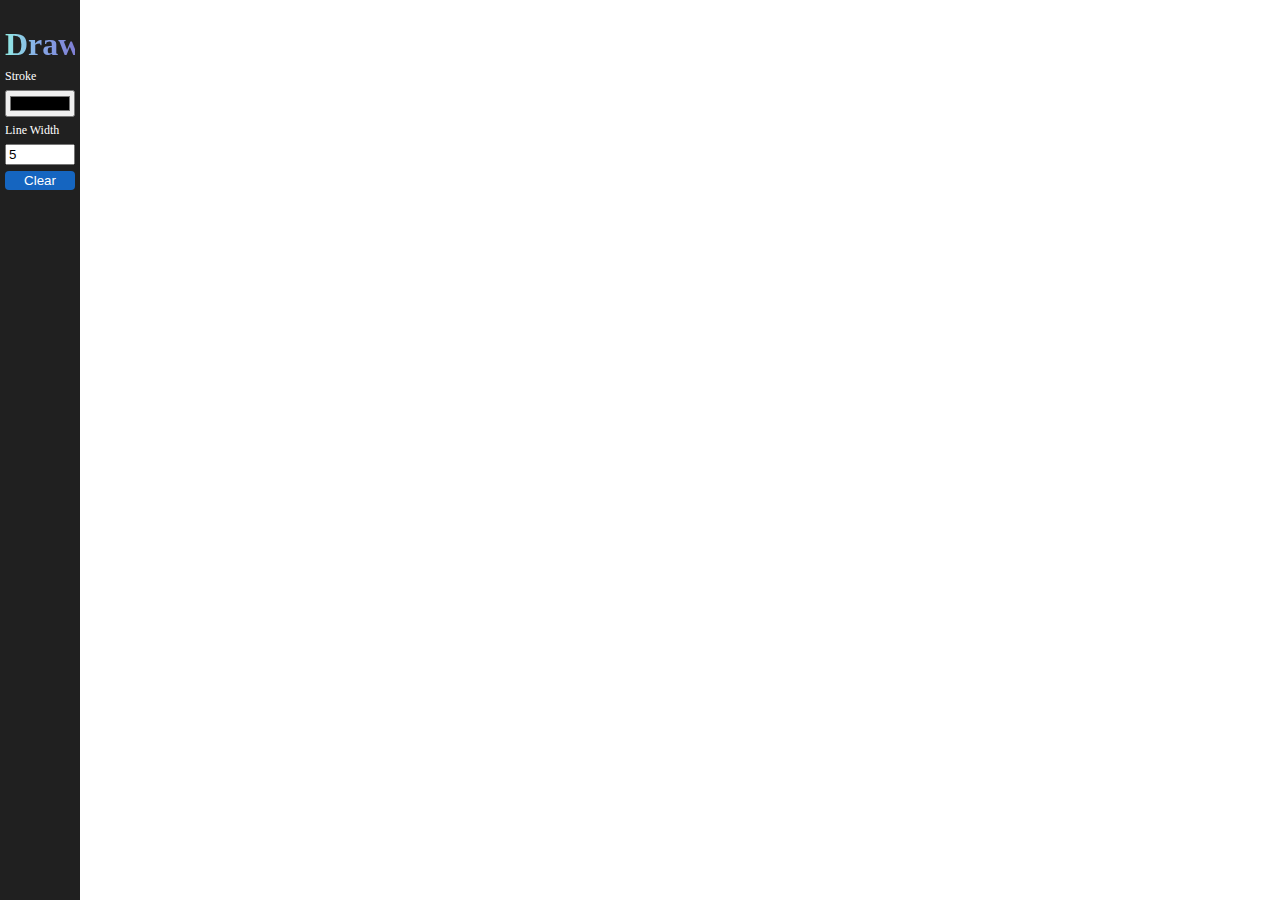
<file: projects/drawing-game/index.html>
<html lang="en">
<head>
    <meta charset="UTF-8">
    <meta http-equiv="X-UA-Compatible" content="IE=edge">
    <meta name="viewport" content="width=device-width, initial-scale=1.0">
    <link rel="stylesheet" href="style.css">
    <title>Drawing app</title>
</head>
<body>
    <section class="container">
        <div id="toolbar">
            <h1>Draw.</h1>
            <label for="stroke">Stroke</label>
            <input id="stroke" name='stroke' type="color">
            <label for="lineWidth">Line Width</label>
            <input id="lineWidth" name='lineWidth' type="number" value="5">
            <button id="clear">Clear</button>
        </div>
        <div class="drawing-board">
            <canvas id="drawing-board"></canvas>
        </div>
    </section>
    <script src="./script.js"></script>
</body>
</html>
</file>
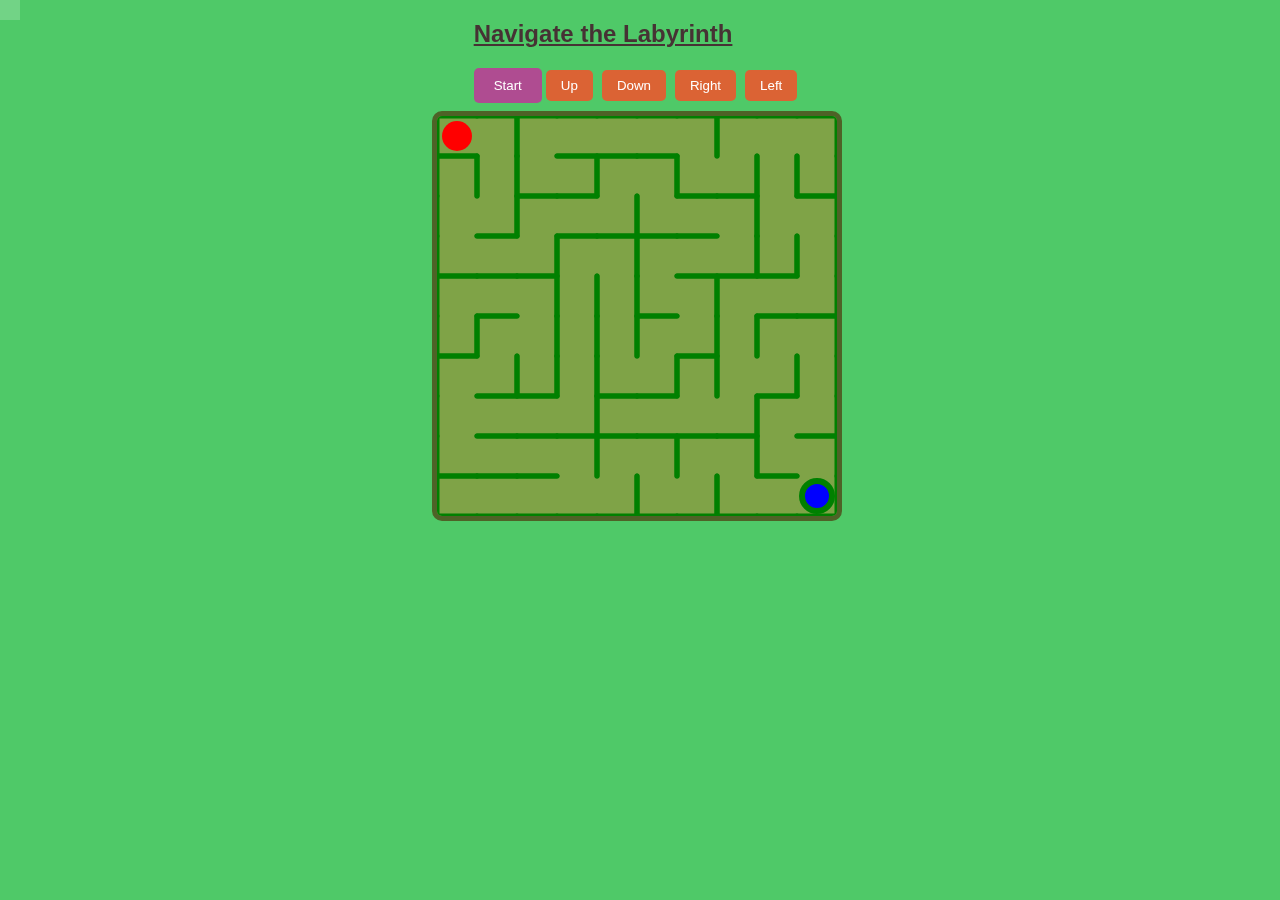
<file: projects/game-moving/index.html>
<!DOCTYPE html> 
<html lang="en"> 

<head> 
	<meta charset="UTF-8"> 
	<meta name="viewport" content= 
"width=device-width, initial-scale=1.0"> 
	<link rel="stylesheet" href="style.css"> 
	<title>Maze Game</title> 
</head> 

<body> 

	<div class="menubar"> 
		<h2
			style="color:rgb(70, 50, 52); 
			font-family: 'Lucida Sans', 
						'Lucida Sans Regular', 
						'Lucida Grande', 
						'Lucida Sans Unicode', 
						Geneva, Verdana, sans-serif;"> 
			<u>Navigate the Labyrinth</u> 
		</h2> 
		<button class="startbtn">Start</button> 
		<button id="btnUp">Up</button> 
		<button id="btnDown">Down</button> 
		<button id="btnRight">Right</button> 
		<button id="btnLeft">Left</button> 
	</div> 
	<ul class="background"> 
		<li></li> 
		<li></li> 
		<li></li> 
		<li></li> 
		<li></li> 
		<li></li> 
		<li></li> 
		<li></li> 
		<li></li> 
		<li></li> 
	</ul> 
	<div class="content"> 
		<div class="msgbox"></div> 
		<canvas id="mazeCanvas"
				height="400px" width="400px"> 
		</canvas> 
	</div> 
	<script src="script2.js"></script> 
</body> 

</html>
</file>
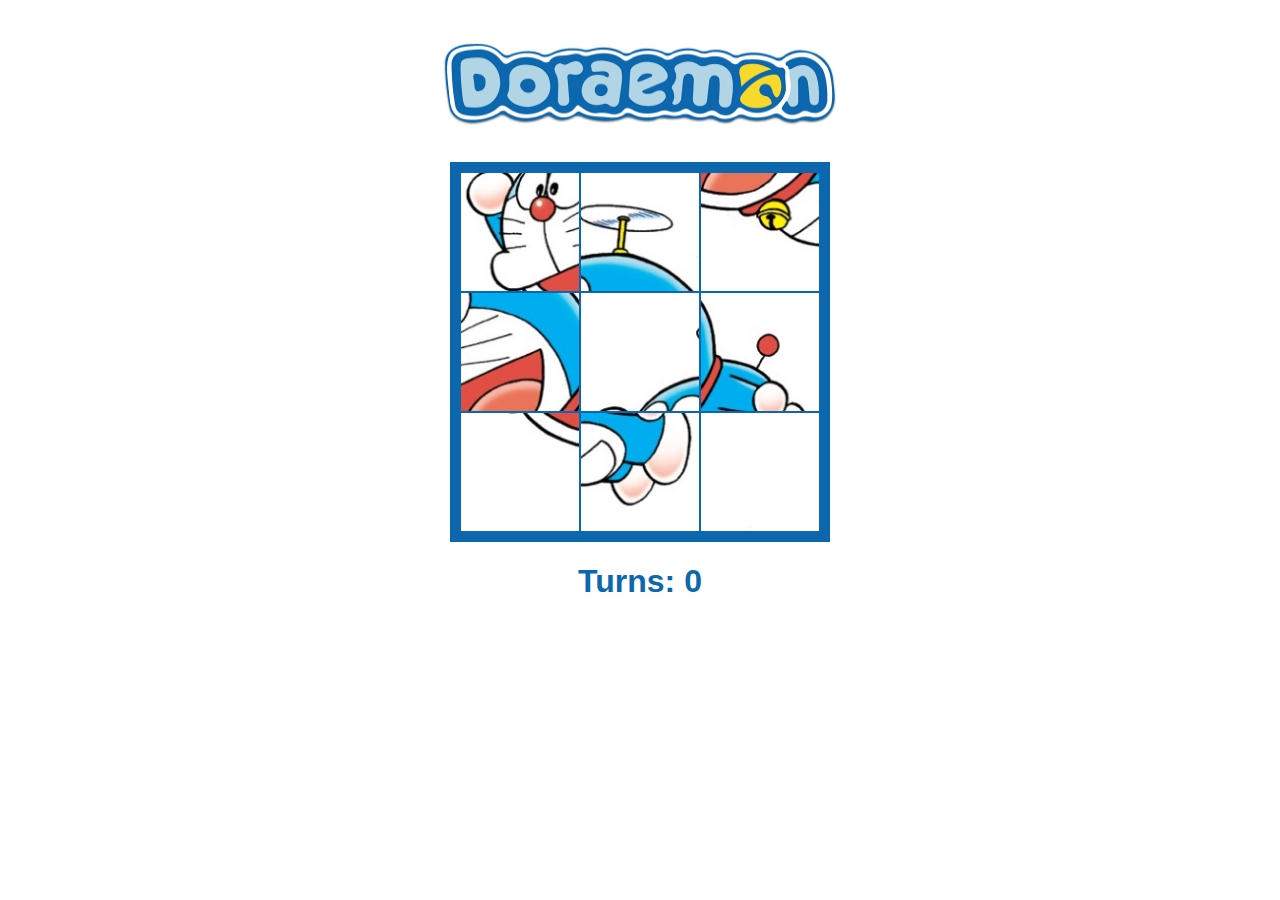
<file: projects/match-doraemon/index.html>
<!DOCTYPE html>
<html>
    <head>
        <meta charset="UTF-8">
        <meta name="viewport" content="width=device-width, initial-scale=1.0">
        <title>Slide Puzzle</title>
        <link rel="stylesheet" href="puzzle.css">
        <script src="puzzle.js"></script>
    </head>

    <body>
        <img id="title" src="./logo.png">
        <div id="board">
        </div>
        <h1>Turns: <span id="turns">0</span></h1>
    </body>
</html>
</file>
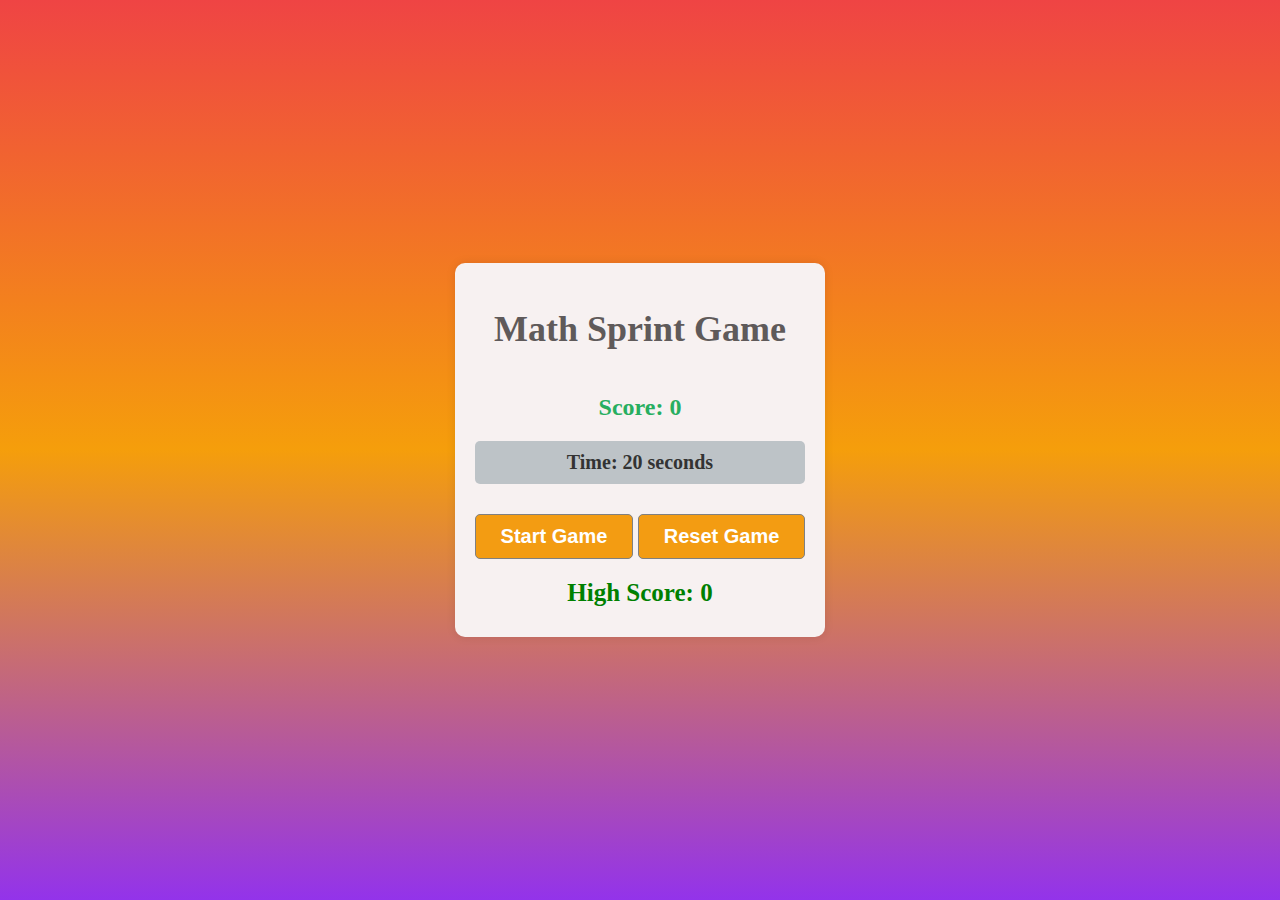
<file: projects/math-test/index.html>
<!DOCTYPE html>
<html lang="en">

<head>
    <meta charset="UTF-8">
    <meta name="viewport" content=
"width=device-width, initial-scale=1.0">
    <title>
        Math Sprint Game
    </title>
    <link rel="stylesheet" href="style.css">
</head>

<body>
    <div class="container">
        <h1>
            Math Sprint Game
        </h1>
        <p id="problem"></p>
        <div class="options" id="options"></div>
        <p id="result"></p>
        <p class="score">
            Score: 
            <span id="currentScore">0</span>
        </p>
        <p id="timer">
            Time: 
            <span id="time">20</span> 
            seconds
        </p>
        <button onclick="startGame()">
            Start Game
        </button>
        <button onclick="resetGame()">
            Reset Game
        </button>
        <p id="highScore">
            High Score: 
            <span id="highScoreValue">0</span>
        </p>
    </div>

    <script src="math.js"></script>
</body>

</html>
</file>
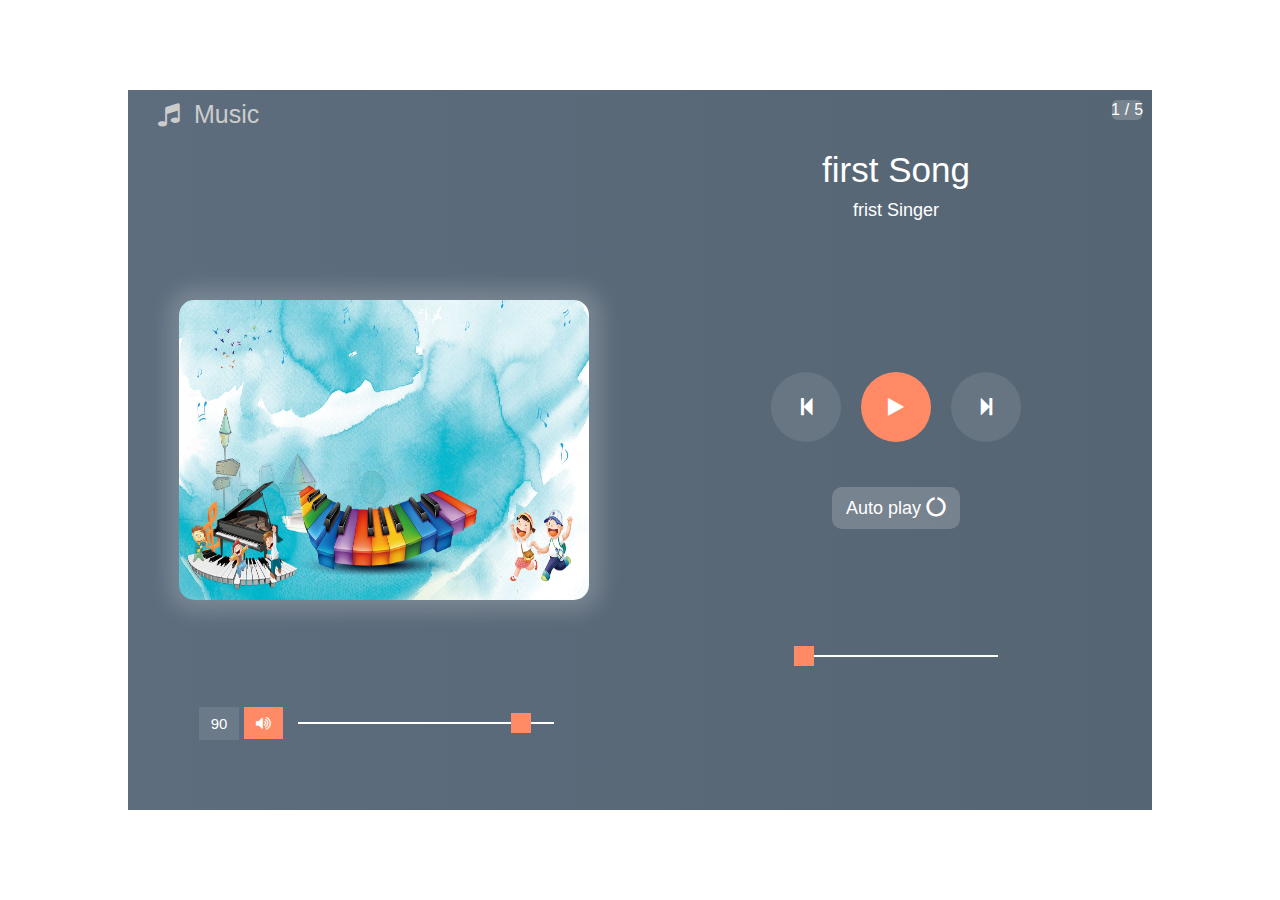
<file: projects/music/index.html>
<!DOCTYPE html>
<html>
<head>
	<title>music player</title>
    <meta name="viewport" content="width=device-width, initial-scale=1.0">
	<link rel="stylesheet" href="https://cdnjs.cloudflare.com/ajax/libs/font-awesome/4.7.0/css/font-awesome.min.css">
    <link rel="stylesheet" type="text/css" href="style.css">
    
</head>

<body>

  <div class="main">
  	<p id="logo"><i class="fa fa-music" aria-hidden="true"></i>Music</p>


    <!-- left part--- -->
    <div class="left">
        <img id="track_image">
        <div class="volume">
            <p id="volume_show"> 90 </p>
            <i class="fa fa-volume-up" aria-hidden="true" onclick="mute_sound()" id="volume_icon"></i>
            <input type="range" min="0" max="100" value="90" onchange="volume_change()" id="volume">  
        </div>
    </div>
    


    
 
     <!--- right part --->
  	 <div class="right">
        <div class="show_song_no">
            <p id="present">1</p>
            <p>/</p>
            <p id="total">5</p>
        </div>
           <p id="title">title.mp3</p>
           <p id="artist">Artist name</p>
       

            <!--- middle part --->
  	 	   <div class="middle">
  	       <button onclick="previous_song()" id="pre"><i class="fa fa-step-backward" aria-hidden="true"></i></button>
      	   <button onclick="justplay()" id="play"><i class="fa fa-play" aria-hidden="true"></i></button>
  	       <button onclick="next_song()" id="next"><i class="fa fa-step-forward" aria-hidden="true"></i></button>
  	   </div>

       <!--- song duration part --->
        <div class="duration">
           <input type="range" min="0" max="100" value="0" id="duration_slider" onchange="change_duration()">
        </div>   
        <button id="auto" onclick="autoplay_switch()">Auto play<i class="fa fa-circle-o-notch" aria-hidden="true"></i></button>
        
  	</div>


  </div>
   
  <!--- Add javascript file --->
  <script src="script.js"></script>

</body>
</html>
</file>
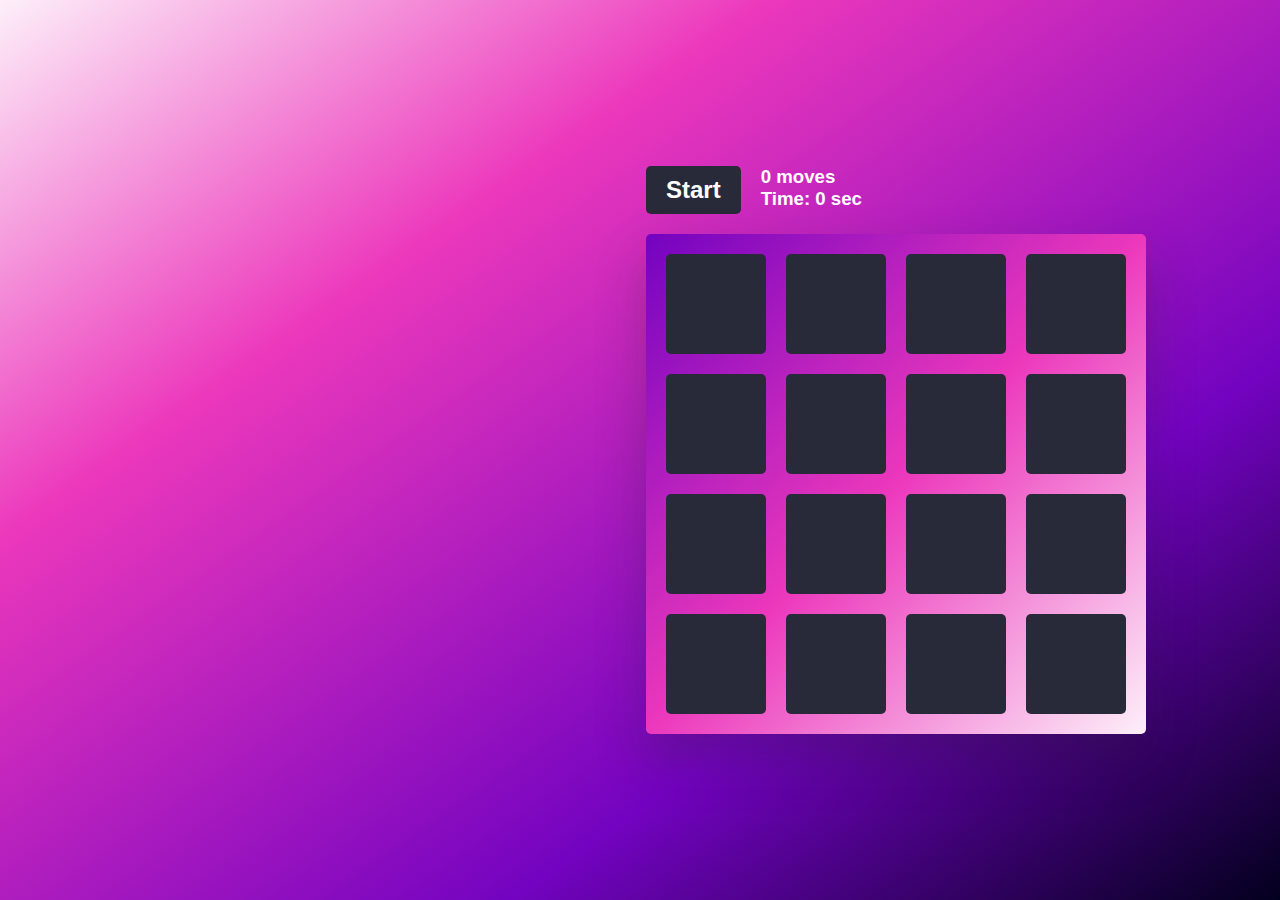
<file: projects/matching-game/fruit/index.html>
<!DOCTYPE html>
<html lang="en">
<head>
    <meta charset="UTF-8">
    <meta http-equiv="X-UA-Compatible" content="IE=edge">
    <meta name="viewport" content="width=device-width, initial-scale=1.0">
    <title>Memory Game with JavaScript</title>
    <link rel="stylesheet" href="style.css">
    <script src="script.js" defer></script>
</head>
<body>
    <div class="game">
        <div class="controls">
            <button>Start</button>
            <div class="stats">
                <div class="moves">0 moves</div>
                <div class="timer">Time: 0 sec</div>
            </div>
        </div>
        <div class="board-container">
            <div class="board" data-dimension="4"></div>
            <div class="win">You won!</div>
        </div>
    </div>
</body>
</html>
</file>
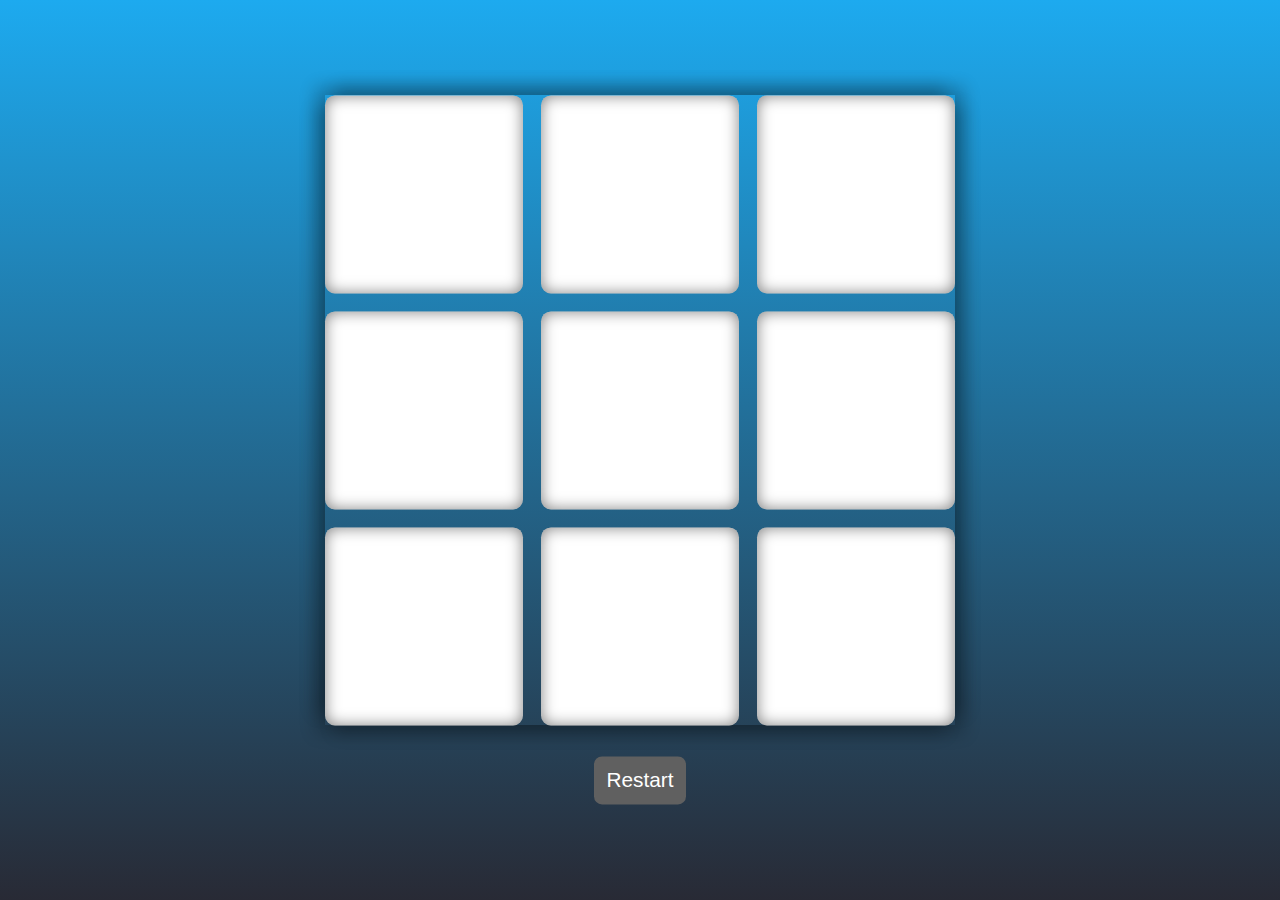
<file: projects/matching-game/tic-tac/index.html>
<!DOCTYPE html>
<html lang="en">
<head>
    <meta charset="UTF-8">
    <title>Tic Tac Toe</title>
    <link rel="stylesheet" href="style.css">
</head>
<body>
   <div class="wrapper">
       <div class="container">
           <button class="button-option"></button>
           <button class="button-option"></button>
           <button class="button-option"></button>
           <button class="button-option"></button>
           <button class="button-option"></button>
           <button class="button-option"></button>
           <button class="button-option"></button>
           <button class="button-option"></button>
           <button class="button-option"></button>
       </div>
       <button id="restart">Restart</button>
   </div>
 
   <div class="popup hide">
       <p id="message">Sample Message</p>
       <button id="new-game">New Game</button>
   </div>
    <script src="script.js"></script>
</body>
</html>
</file>
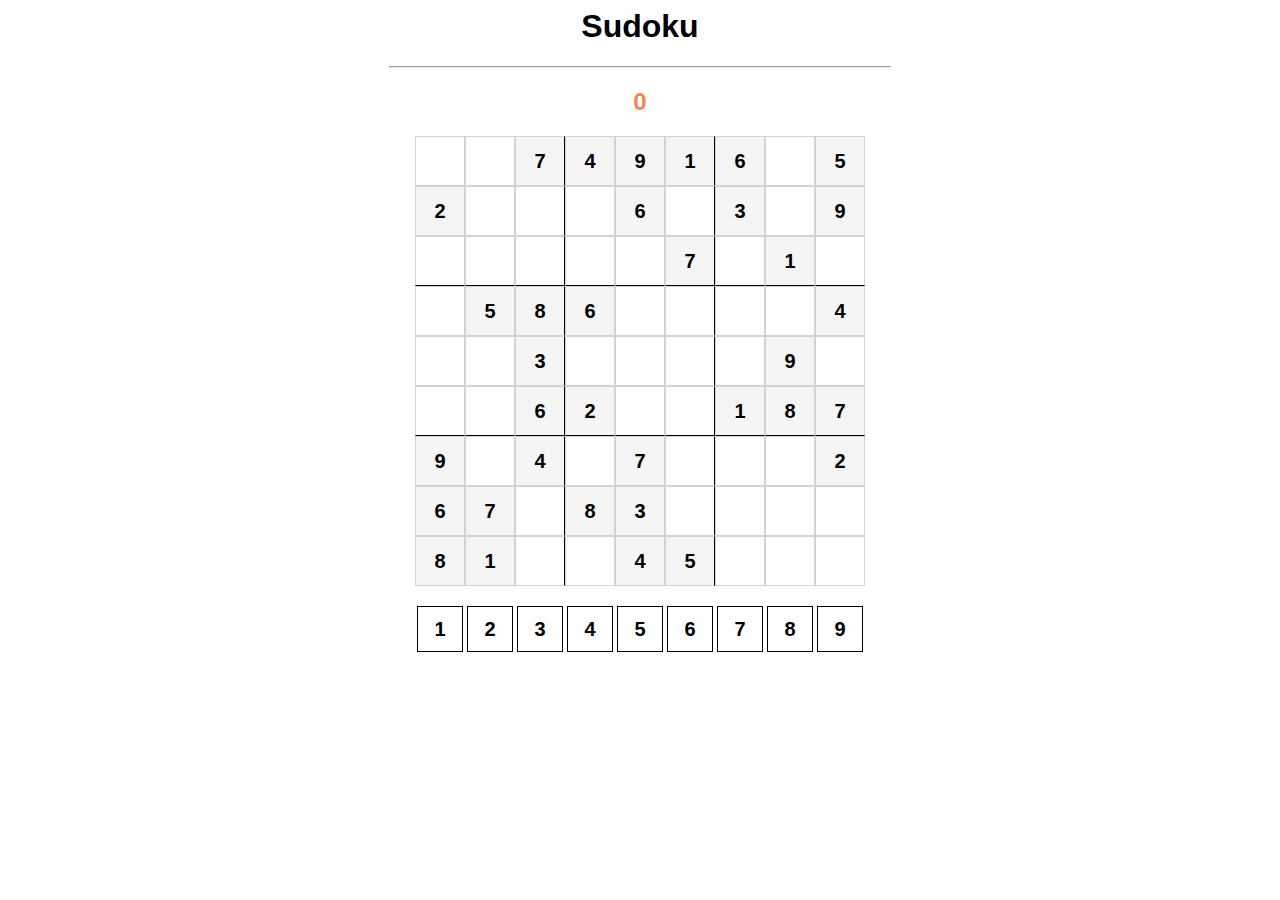
<file: projects/match-doraemon/sudoku index.html>
<html>
    <head>
        <meta charset="UTF-8">
        <meta name="viewport" content="width=device-width initial-scale=1.0 user-scalable=no">
        <title>Sudoku</title>

        <link rel="stylesheet" href="sudoku.css">
        <script src="sudoku.js"></script>
    </head>

    <body>
        <h1>Sudoku</h1>
        <hr>
        <h2 id="errors">0</h2>

        <!-- 9x9 board -->
        <div id="board"></div>
        <br>
        <div id="digits">
        </div>

    </body>


</html>
</file>
<file: projects/drawing-game/style.css>
body {
    margin: 0;
    padding: 0;
    height: 100%;
    overflow: hidden;
    color: white;
}

h1 {
    background: #7F7FD5;
    background: -webkit-linear-gradient(to right, #91EAE4, #86A8E7, #7F7FD5);
    background: linear-gradient(to right, #91EAE4, #86A8E7, #7F7FD5);
    background-clip: text;
    -webkit-background-clip: text;
    -webkit-text-fill-color: transparent;
}

.container {
    height: 100%;
    display: flex;
}

#toolbar {
    display: flex;
    flex-direction: column;
    padding: 5px;
    width: 70px;
    background-color: #202020;
}

#toolbar * {
    margin-bottom: 6px;
}

#toolbar label {
    font-size: 12px;
}

#toolbar input {
    width: 100%;
}

#toolbar button {
    background-color: #1565c0;
    border: none;
    border-radius: 4px;
    color:white;
    padding: 2px;
}
</file>
<file: projects/match-doraemon/puzzle.css>
body {
    font-family: Arial, Helvetica, sans-serif;
    text-align: center;
    color: #0c67ae;
}

#title {
    height: 150px;
    width: 400px;
}

#board {
    width: 360px;
    height: 360px;
    background-color: lightblue;
    border: 10px solid #0c67ae;

    margin: 0 auto;
    display: flex;
    flex-wrap: wrap;
}

#board img {
    width: 118px;
    height: 118px;
    border: 1px solid #0c67ae;
}
</file>
<file: projects/math-test/style.css>
body {
    font-family: 'Arial', sans-serif;
    display: flex;
    align-items: center;
    justify-content: center;
    height: 100vh;
    margin: 0;
    background: 
    linear-gradient(to bottom, #ef4444, #f59e0b, #9333ea);
    color: #333;
}

.container {
    text-align: center;
    background-color: rgb(247, 241, 241);
    padding: 20px;
    border-radius: 10px;
    box-shadow: 0 0 10px rgba(0, 0, 0, 0.1);
}

h1 {
    font-size: 36px;
    color: rgb(95, 90, 90);
    font-family: 'Times New Roman', Times, serif;
}

p {
    font-size: 30px;
    margin: 10px 0;
    font-weight: bold;
    font-family: 'Times New Roman', Times, serif;
}

.options {
    display: flex;
    justify-content: center;
    margin-top: 10px;
    font-family: 'Times New Roman', Times, serif;
}

.option {
    margin: 0 10px;
    padding: 10px 20px;
    cursor: pointer;
    background-color: rgb(241, 241, 18);
    color: black;
    border: 1px solid gray;
    border-radius: 5px;
    font-size: 20px;
    transition: background-color 0.3s ease;
}

.option:hover {
    background-color: rgb(248, 248, 42);
}

button {
    margin-top: 20px;
    padding: 10px 25px;
    cursor: pointer;
    background-color: #f39c12;
    color: #fff;
    border: 1px solid gray;
    border-radius: 5px;
    font-weight: bold;
    font-size: 20px;
    transition: background-color 0.3s ease;
}

button:hover {
    background-color: #d35400;
}

.score {
    margin-top: 20px;
    font-weight: bold;
    font-family: 'Times New Roman', Times, serif;
    font-size: 24px;
    color: #27ae60;
}

#timer {
    margin-top: 20px;
    font-size: 20px;
    color: #333;
    background-color: #bdc3c7;
    padding: 10px 5px;
    border-radius: 5px;
    font-weight: bold;
    font-family: 'Times New Roman', Times, serif;
}

#highScore {
    margin-top: 20px;
    font-size: 25px;
    font-weight: bold;
    font-family: 'Times New Roman', Times, serif;
    color: green;
}

#result {
    margin-top: 20px;
    font-size: 24px;
    font-family: 'Times New Roman', Times, serif;
    color: red;

}

.incorrect {
    color: red;
}

.correct {
    color: green;
}

/* Responsive Styles */
@media only screen and (max-width: 600px) {
    .container {
        width: 90%;
    }

    h1 {
        font-size: 28px;
    }

    p {
        font-size: 24px;
    }

    .option {
        font-size: 18px;
        padding: 5px 12px;
    }

    button {
        font-size: 18px;
        padding: 8px 20px;
    }

    .score {
        font-size: 20px;
    }

    #timer {
        font-size: 18px;
    }

    #highScore {
        font-size: 20px;
    }

    #result {
        font-size: 20px;
    }
}
</file>
<file: projects/music/style.css>
*{
	margin: 0;
	padding: 0;
	font-family: Arial, Helvetica, sans-serif;
}
body{
	height: 100vh;
    width: 100%;
	display: flex;
	place-items: center;
	justify-content: center;
}    
.main{
	position: relative;
	height: 80%;
	width: 80%;
	display: flex;
	align-items: center;
	justify-content: center;
	background: linear-gradient(to right, #5D6D7E,#566573)
}
.main button{
	padding: 10px 12px;
	margin: 0 10px;
}
.main  #logo{
	position: absolute;
	top: 10px;
	left: 30px;
	font-size: 25px;
	color: #ccc;
}
.main #logo i{
	margin-right: 15px;
}

/* left & right part */
.right , .left{
    position: relative;
    height: 100%;
	width: 50%;
	display: flex;
	align-items: center;
	justify-content: center;
	flex-direction: column;
}

/* song image */
.left img{
	height: 300px;
	width: 80%;
	border-radius: 15px;
	box-shadow: 1px 0px 20px 12px rgba(240,240,240,0.2);

	
}

/* both range slider part */
input[type="range"] {
	-webkit-appearance: none;
	width: 50%;
	outline: none;
	height: 2px;
	margin: 0 15px;
	
}
input[type="range"]::-webkit-slider-thumb{
	-webkit-appearance: none;
	height: 20px;
	width: 20px;
	background: #FF8A65;
	cursor: pointer;
}    
	
.right input[type="range"]{
	width: 40%;
}


.left .volume{
    position: absolute;
    bottom: 10%;
	Left: 0;
	width: 100%;
	height: 30px;
	display: flex;
	align-items: center;
	justify-content: center;
	color: #fff;
}
.left .volume p{
	font-size: 15px;
}
.left .volume i{
	cursor: pointer;
	padding: 8px 12px;
	background: #FF8A65
}
.left .volume i:hover{
	background: rgba(245,245,245,0.1);
}
.volume #volume_show{
	padding: 8px 12px;
	margin: 0 5px 0 0;
	background: rgba(245,245,245,0.1);
}

 .right .middle{
 	width: 100%;
    display: flex;
	align-items: center;
	justify-content: center;
}
.right .middle button{
	border: none;
	height: 70px;
	width: 70px;
	border-radius: 50%;	
    display: flex;
	align-items: center;
	justify-content: center;
	cursor: pointer;
	outline: none;
	transition: 0.5s;
	background: rgba(245, 245, 245, 0.1);
}
.right #title{
    position: absolute;
    top: 60px;
    left: 50%;
    transform: translateX(-50%);
    text-transform: capitalize;
    color: #fff;
    font-size: 35px;
}  
.right #artist{
    position: absolute;
    top: 110px;
    left: 50%;
    transform: translateX(-50%);
    text-transform: capitalize;
    color: #fff;
    font-size: 18px;
}    

.right .duration{
	position: absolute;
    bottom: 20%;
    left: 50%;
    transform: translateX(-50%);
	display: flex;
	align-items: center;
	justify-content: center;
	width: 100%;
    height: 20px;
    margin-top: 40px;

}
.right .duration p{
    color: #fff;
    font-size: 15px;
    margin-left: 20px;
}    

.right #auto{
	font-size: 18px;
	cursor: pointer;
    margin-top: 45px;
	border: none;
	padding: 10px 14px;
	color: #fff;
	background: rgba(245,245,245,0.2);
	outline: none;
	border-radius: 10px;
}
.right #auto i{
    margin-left: 5px;

}
#play{
    background: #FF8A65;
}
.right button:hover{
    background: #FF8A65;
}
.right i:before{
	color: #fff;
	font-size: 20px;
}
.right .show_song_no{
    position: absolute;
    top: 10px;
    right: 10px;
    width: 30px;
    height: 20px;
    display: flex;
    align-items: center;
    justify-content: center;
    color: #fff;
    border-radius: 5px;
    background: rgba(255,255,255,0.2);

}
.right .show_song_no p:nth-child(2){
    margin: 0 5px;
}
</file>
<file: projects/matching-game/fruit/style.css>
html {
    width: 100%;
    height: 100%;
    background: linear-gradient(325deg,  #03001e 0%,#7303c0 30%,#ec38bc 70%, #fdeff9 100%);
    font-family: Arial, Helvetica, sans-serif;
    overflow: hidden;
}
.game {
    position: absolute;
    top: 50%;
    left: 70%;
    transform: translate(-50%, -50%);
}
.controls {
    display: flex;
    gap: 20px;
    margin-bottom: 20px;
}
button {
    background: #282A3A;
    color: #FFF;
    border-radius: 5px;
    padding: 10px 20px;
    border: 0;
    cursor: pointer;
    font-family: Arial, Helvetica, sans-serif;
    font-size: 18pt;
    font-weight: bold;
}
.disabled {
    color: #757575;
}
.stats {
    color: #FFF;
    font-size: 14pt;
    font-weight: bold;
}
.board-container {
    position: relative;
}
.board,
.win {
    border-radius: 5px;
    box-shadow: 0 25px 50px rgb(33 33 33 / 25%);
    background: linear-gradient(135deg,  #03001e 0%,#7303c0 0%,#ec38bc 50%, #fdeff9 100%);
    transition: transform .6s cubic-bezier(0.4, 0.0, 0.2, 1);
    backface-visibility: hidden;
}
.board {
    padding: 20px;
    display: grid;
    grid-template-columns: repeat(4, auto);
    grid-gap: 20px;
}
.board-container.flipped .board {
    transform: rotateY(180deg) rotateZ(50deg);
}
.board-container.flipped .win {
    transform: rotateY(0) rotateZ(0);
}
.card {
    position: relative;
    width: 100px;
    height: 100px;
    cursor: pointer;
}
.card-front,
.card-back {
    position: absolute;
    border-radius: 5px;
    width: 100%;
    height: 100%;
    background: #282A3A;
    transition: transform .6s cubic-bezier(0.4, 0.0, 0.2, 1);
    backface-visibility: hidden;
}
.card-back {
    transform: rotateY(180deg) rotateZ(50deg);
    font-size: 28pt;
    user-select: none;
    text-align: center;
    line-height: 100px;
    background: #FDF8E6;
}
.card.flipped .card-front {
    transform: rotateY(180deg) rotateZ(50deg);
}
.card.flipped .card-back {
    transform: rotateY(0) rotateZ(0);
}
.win {
    position: absolute;
    top: 0;
    left: 0;
    width: 100%;
    height: 100%;
    text-align: center;
    background: #FDF8E6;
    transform: rotateY(180deg) rotateZ(50deg);
}
.win-text {
    position: absolute;
    top: 50%;
    left: 50%;
    transform: translate(-50%, -50%);
    font-size: 21pt;
    color: #282A3A;
}
.highlight {
    color: #7303c0;
}
</file>
<file: projects/matching-game/tic-tac/style.css>
* {
    padding: 0;
    margin: 0;
    box-sizing: border-box;
    font-family: Arial, sans-serif;
  }
  body {
    height: 100vh;
    background: linear-gradient(#1DAAEF, #282A35);
  }
  html {
    font-size: 16px;
  }
  .wrapper {
    position: absolute;
    transform: translate(-50%, -50%);
    top: 50%;
    left: 50%;
  }
  .container {
    width: 70vmin;
    height: 70vmin;
    box-shadow: 
      10px 10px 15px rgba(0, 0, 0, 0.2),
      -10px -10px 15px rgba(0, 0, 0, 0.2),
      -10px 10px 15px rgba(0, 0, 0, 0.2),
      10px -10px 15px rgba(0, 0, 0, 0.2);
    display: flex;
    flex-wrap: wrap;
    gap: 2vmin;
  }
  .button-option {
    background: #ffffff;
    height: 22vmin;
    width: 22vmin;
    border: none;
    border-radius: 10px;
    font-size: 14vmin;
    color: #000000;
     box-shadow: inset 0 0 15px rgba(0, 0, 0, 0.5);
    text-shadow: 2px 2px 24px rgba(0, 0, 0, 0.5); 
  }
   
  #restart {
    font-size: 1.3em;
    padding: 12px;
    border-radius: 8px;
    background-color: #606060;
    color: #ffffff;
    border: none;
    position: relative;
    margin: 1.5em auto 0 auto;
    display: block;
  }
  #restart:hover{
      background-color: #1DAAEF;}
  .popup {
    background: linear-gradient(#1DAAEF, #282A35);
    height: 100%;
    width: 100%;
    position: absolute;
    display: flex;
    z-index: 2;
    align-items: center;
    justify-content: center;
    flex-direction: column;
    gap: 1em;
    font-size: 12vmin;
  }
  #new-game {
    font-size: 0.6em;
    padding: 10px;
    background-color: #606060;
    color: #ffffff;
    border-radius: 0.2em;
    border: none;
  }
  #new-game:hover{
      background-color: #1DAAEF;
  }
  #message {
    color: #000000;
    text-align: center;
    font-size: 1em;
  }
  .popup.hide {
    display: none;
  }
</file>
<file: projects/match-doraemon/sudoku.css>
body {
    font-family: Arial, Helvetica, sans-serif;
    text-align: center;
}

hr {
    width: 500px;
}

#errors {
    color: coral;
}

#board {
    width: 450px;
    height: 450px;

    margin: 0 auto;
    display: flex;
    flex-wrap: wrap;
}

.tile {
    width: 48px; 
    height: 48px;
    border: 1px solid lightgray;

    /* Text */
    font-size: 20px;
    font-weight: bold;
    display: flex;
    justify-content: center;
    align-items: center;
}

#digits {
    width: 450px;
    height: 50px;

    margin: 0 auto;
    display: flex;
    flex-wrap: wrap;
}

.number {
    width: 44px; 
    height: 44px;
    border: 1px solid black;
    margin: 2px;

    /* Text */
    font-size: 20px;
    font-weight: bold;
    display: flex;
    justify-content: center;
    align-items: center;
}

.number-selected {
    background-color: gray;
}

.tile-start {
    background-color: whitesmoke;
}

.horizontal-line {
    border-bottom: 1px solid black;
}

.vertical-line {
    border-right: 1px solid black;
}
</file>
<file: projects/game-moving/style.css>
body { 
	display: flex; 
	justify-content: center; 
	align-items: center; 
	background-size: 100%; 
	margin: 0; 
} 

@keyframes animate { 
	0% { 
		transform: translateY(0) rotate(0deg); 
		opacity: 1; 
		border-radius: 0; 
	} 

	100% { 
		transform: translateY(-1000px) rotate(720deg); 
		opacity: 0; 
		border-radius: 50%; 
	} 
} 

@keyframes animate { 
	0% { 
		transform: translateY(0) rotate(0deg); 
		opacity: 1; 
		border-radius: 0; 
	} 

	100% { 
		transform: translateY(-1000px) rotate(720deg); 
		opacity: 0; 
		border-radius: 50%; 
	} 
} 

.menubar { 
	z-index: 1; 
} 

p { 
	margin: 0; 
	margin-left: 10px; 
	color: #40531a; 
	font-weight: 800; 
} 

.background { 
	position: fixed; 
	width: 100vw; 
	height: 100vh; 
	top: 0; 
	left: 0; 
	margin: 0; 
	padding: 0; 
	background: #4fc968; 
	overflow: hidden; 
} 

.background li { 
	position: absolute; 
	display: block; 
	list-style: none; 
	width: 20px; 
	height: 20px; 
	background: rgba(255, 255, 255, 0.2); 
	animation: animate 19s linear infinite; 
} 

.background li:nth-child(0) { 
	left: 2%; 
	width: 120px; 
	height: 120px; 
	bottom: -120px; 
	animation-delay: 1s; 
} 

.background li:nth-child(1) { 
	left: 9%; 
	width: 195px; 
	height: 195px; 
	bottom: -195px; 
	animation-delay: 2s; 
} 

.background li:nth-child(2) { 
	left: 69%; 
	width: 176px; 
	height: 176px; 
	bottom: -176px; 
	animation-delay: 7s; 
} 

.background li:nth-child(3) { 
	left: 16%; 
	width: 125px; 
	height: 125px; 
	bottom: -125px; 
	animation-delay: 1s; 
} 

.background li:nth-child(4) { 
	left: 25%; 
	width: 115px; 
	height: 115px; 
	bottom: -115px; 
	animation-delay: 12s; 
} 

.background li:nth-child(5) { 
	left: 26%; 
	width: 181px; 
	height: 181px; 
	bottom: -181px; 
	animation-delay: 23s; 
} 

.background li:nth-child(6) { 
	left: 3%; 
	width: 180px; 
	height: 180px; 
	bottom: -180px; 
	animation-delay: 25s; 
} 

.background li:nth-child(7) { 
	left: 38%; 
	width: 136px; 
	height: 136px; 
	bottom: -136px; 
	animation-delay: 19s; 
} 

.background li:nth-child(8) { 
	left: 1%; 
	width: 115px; 
	height: 115px; 
	bottom: -115px; 
	animation-delay: 31s; 
} 

.background li:nth-child(9) { 
	left: 55%; 
	width: 100px; 
	height: 100px; 
	bottom: -100px; 
	animation-delay: 6s; 
} 

#mazeCanvas { 
	position: absolute; 
	margin-top: 60px; 
	margin-left: -370px; 
	background-color: #7FA347; 
	border: 5px solid #4E6227; 
	border-radius: 10px; 
} 

.msgbox { 
	position: absolute; 
	height: 200px; 
	width: 200px; 
	border-radius: 15px; 
	border: 5px solid #FFD700; 
	background-color: #1E90FF; 
	z-index: 1; 
	top: 50%; 
	left: 50%; 
	transform: translate(-50%, -50%); 
	text-align: center; 
	visibility: hidden; 
	box-shadow: 0px 0px 20px rgba(0, 0, 0, 0.5); 
} 

.msgbox h1 { 
	color: #FFD700; 
	margin-top: 20px; 
} 

.msgbox h2 { 
	color: #ffffff; 
	margin-top: 10px; 
} 

.msgbox button { 
	background-color: #FFD700; 
	color: #000000; 
	padding: 10px 20px; 
	border: none; 
	border-radius: 5px; 
	cursor: pointer; 
	margin-top: 15px; 
	transition: background-color 0.3s ease; 
} 

.msgbox button:hover { 
	background-color: #FFC125; 
} 

.startbtn { 
	background-color: #af4c91; 
	color: white; 
	padding: 10px 20px; 
	border: none; 
	border-radius: 5px; 
	cursor: pointer; 
	transition: background-color 0.3s ease, box-shadow 0.5s ease; 
} 

.startbtn:hover { 
	background-color: #64035f; 
} 

#btnUp, 
#btnDown, 
#btnRight, 
#btnLeft { 
	background-color: #db6334; 
	color: white; 
	padding: 8px 15px; 
	border: none; 
	border-radius: 5px; 
	cursor: pointer; 
	margin-right: 5px; 
} 

#btnUp:hover, 
#btnDown:hover, 
#btnRight:hover, 
#btnLeft:hover { 
	background-color: #b92929; 
} 

@keyframes blinkBorder { 

	0%, 
	100% { 
		box-shadow: 0 0 20px #c01826; 
	} 

	50% { 
		box-shadow: none; 
	} 
} 

.startbtn.blink { 
	animation: blinkBorder 2s linear infinite; 
} 

@media screen and (max-width: 568px) { 
	body { 
		flex-direction: column; 
	} 

	#mazeCanvas { 
		width: 70%; 
		margin-left: -165px; 

	} 

	#arrowMessage { 
		top: 20px; 
		left: 50%; 
		transform: translateX(-50%); 
	} 

	.background li { 
		width: 15px; 
		height: 15px; 
	} 

} 

@media screen and (max-width: 360px) { 
	body { 
		flex-direction: column; 
	} 

	#mazeCanvas { 
		width: 70%; 
		margin-left: -130px; 

	} 
} 

@media screen and (max-width: 328px) { 
	body { 
		flex-direction: column; 
	} 

	#mazeCanvas { 
		width: 70%; 
		margin-left: -120px; 

	} 
} 

@media screen and (max-width: 278px) { 
	body { 
		flex-direction: column; 
	} 

	#mazeCanvas { 
		width: 70%; 
		margin-left: -100px; 

	} 

} 

@media screen and (max-width: 580px) { 
	body { 
		flex-direction: column; 
	} 

	#mazeCanvas { 
		width: 70%; 
		margin-left: -165px; 
	} 
} 

@media screen and (max-width: 400px) { 
	body { 
		flex-direction: column; 
	} 

	#mazeCanvas { 
		width: 70%; 
		margin-left: -130px; 
	} 

	.msgbox { 
		width: 50%; 
		height: 35%; 
	} 
} 

@media screen and (max-width: 280px) { 
	body { 
		flex-direction: column; 
	} 

	#mazeCanvas { 
		width: 70%; 
		margin-left: -100px; 
	} 

	.msgbox { 
		width: 40%; 
		height: 38%; 
	} 

	.msgbox button { 
		padding: 5px 10px; 
	} 
}
</file>
